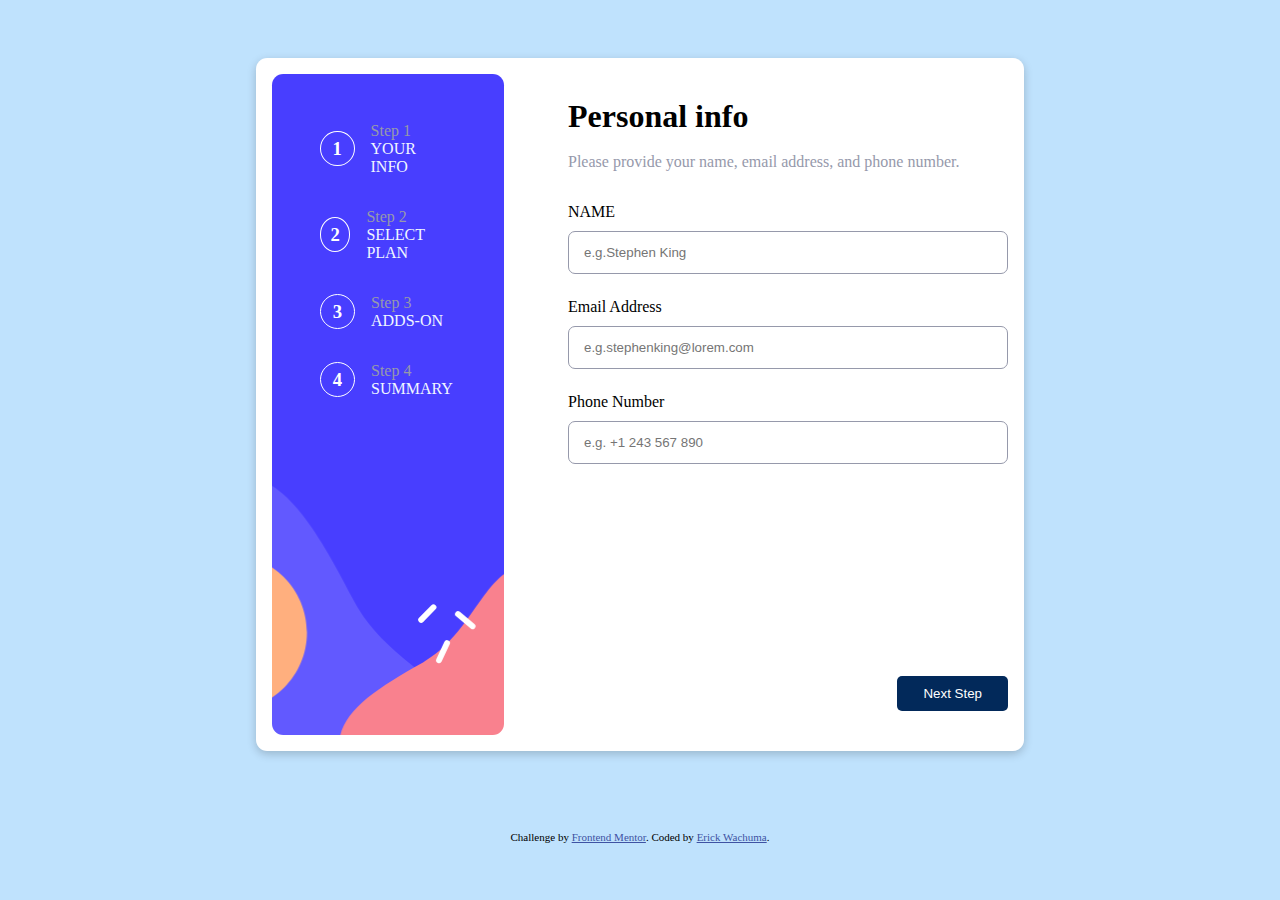
<file: index.html>
<!DOCTYPE html>
<html lang="en">
  <head>
    <meta charset="UTF-8" />
    <meta name="viewport" content="width=device-width, initial-scale=1.0" />
    <!-- displays site properly based on user's device -->

    <link
      rel="icon"
      type="image/png"
      sizes="32x32"
      href="./assets/images/favicon-32x32.png"
    />

    <title>Multi-step form</title>
    <link rel="stylesheet" href="style.css" />
    <style>
      .attribution {
        font-size: 11px;
        text-align: center;
      }
      .attribution a {
        color: hsl(228, 45%, 44%);
      }
    </style>
  </head>
  <body>
    <div class="container">
      <div class="left">
        <div class="left1">
          <div class="circle"><h3>1</h3></div>
          <div class="content">
            <span><a href="index.html">Step 1</a></span>
            <p>YOUR INFO</p>
          </div>
        </div>
        <div class="left1">
          <div class="circle"><h3>2</h3></div>
          <div class="content">
            <span> <a href="./step2/step2.html">Step 2</a></span>
            <p>SELECT PLAN</p>
          </div>
        </div>
        <div class="left1">
          <div class="circle"><h3>3</h3></div>
          <div class="content">
            <span><a href="./step3/step3.html">Step 3</a></span>
            <p>ADDS-ON</p>
          </div>
        </div>
        <div class="left1">
          <div class="circle"><h3>4</h3></div>
          <div class="content">
            <span> <a href="./step4/step4.html">Step 4</a></span>
            <p>SUMMARY</p>
          </div>
        </div>
      </div>
      <div class="right">
        <div class="right-txt">
          <div class="header">
            <h1>Personal info</h1>
            <br />
            <p>Please provide your name, email address, and phone number.</p>
          </div>
          <div class="form">
            <div class="inputs">
              <label for="text">NAME</label>
              <input type="text" placeholder="e.g.Stephen King" required />
            </div>
            <div class="inputs">
              <label for="text">Email Address</label>
              <input
                type="email"
                name="text"
                id="email"
                placeholder="e.g.stephenking@lorem.com"
                required
              />
            </div>
            <div class="inputs">
              <label for="number">Phone Number</label>
              <input
                type="tel"
                id="phonenumber"
                placeholder="e.g. +1 243 567 890"
                required
              />
            </div>
          </div>
        </div>
        <div class="button">
          <button><a href="./step2/step2.html">Next Step</a></button>
        </div>
      </div>
    </div>

    <div class="attribution">
      Challenge by
      <a href="https://www.frontendmentor.io?ref=challenge" target="_blank"
        >Frontend Mentor</a
      >. Coded by <a href="#">Erick Wachuma</a>.
    </div>
  </body>
</html>
</file>
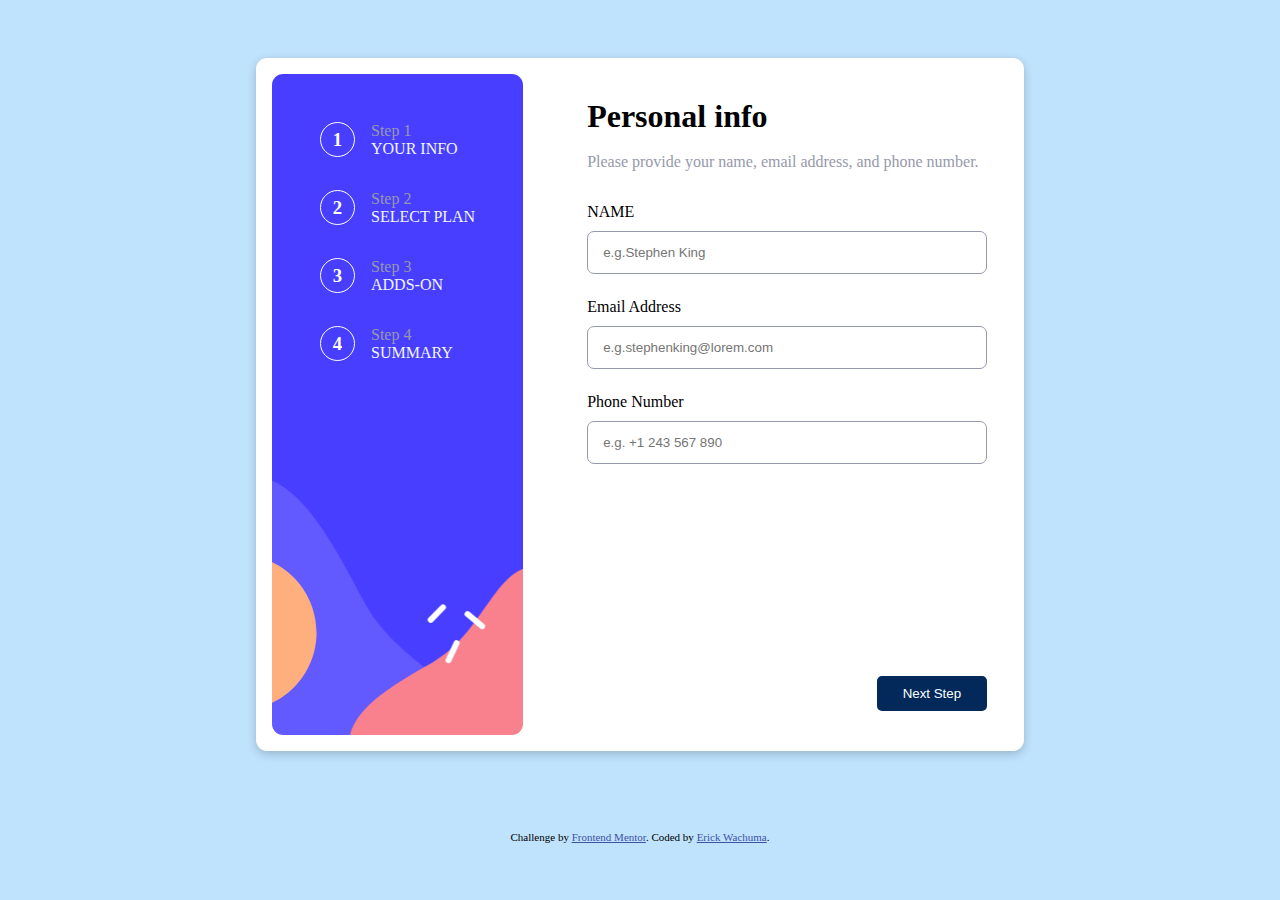
<file: step1/index.html>
<!DOCTYPE html>
<html lang="en">
  <head>
    <meta charset="UTF-8" />
    <meta name="viewport" content="width=device-width, initial-scale=1.0" />
    <!-- displays site properly based on user's device -->

    <link
      rel="icon"
      type="image/png"
      sizes="32x32"
      href="../assets/images/favicon-32x32.png"
    />

    <title>Multi-step form</title>
    <link rel="stylesheet" href="style.css" />
    <style>
      .attribution {
        font-size: 11px;
        text-align: center;
      }
      .attribution a {
        color: hsl(228, 45%, 44%);
      }
    </style>
  </head>
  <body>
    <div class="container">
      <div class="left">
        <div class="left1">
          <div class="circle"><h3>1</h3></div>
          <div class="content">
            <span><a href="index.html">Step 1</a></span>
            <p>YOUR INFO</p>
          </div>
        </div>
        <div class="left1">
          <div class="circle"><h3>2</h3></div>
          <div class="content">
            <span> <a href="../step2/step2.html">Step 2</a></span>
            <p>SELECT PLAN</p>
          </div>
        </div>
        <div class="left1">
          <div class="circle"><h3>3</h3></div>
          <div class="content">
            <span><a href="../step3/step3.html">Step 3</a></span>
            <p>ADDS-ON</p>
          </div>
        </div>
        <div class="left1">
          <div class="circle"><h3>4</h3></div>
          <div class="content">
            <span> <a href="../step4/step4.html">Step 4</a></span>
            <p>SUMMARY</p>
          </div>
        </div>
      </div>
      <div class="right">
        <div class="right-txt">
          <div class="header">
            <h1>Personal info</h1>
            <br />
            <p>Please provide your name, email address, and phone number.</p>
          </div>
          <div class="form">
            <div class="inputs">
              <label for="text">NAME</label>
              <input type="text" placeholder="e.g.Stephen King" required />
            </div>
            <div class="inputs">
              <label for="text">Email Address</label>
              <input
                type="email"
                name="text"
                id="email"
                placeholder="e.g.stephenking@lorem.com"
                required
              />
            </div>
            <div class="inputs">
              <label for="number">Phone Number</label>
              <input
                type="tel"
                id="phonenumber"
                placeholder="e.g. +1 243 567 890"
                required
              />
            </div>
          </div>
        </div>
        <div class="button">
          <button><a href="../step2/step2.html">Next Step</a></button>
        </div>
      </div>
    </div>

    <div class="attribution">
      Challenge by
      <a href="https://www.frontendmentor.io?ref=challenge" target="_blank"
        >Frontend Mentor</a
      >. Coded by <a href="#">Erick Wachuma</a>.
    </div>
  </body>
</html>
</file>
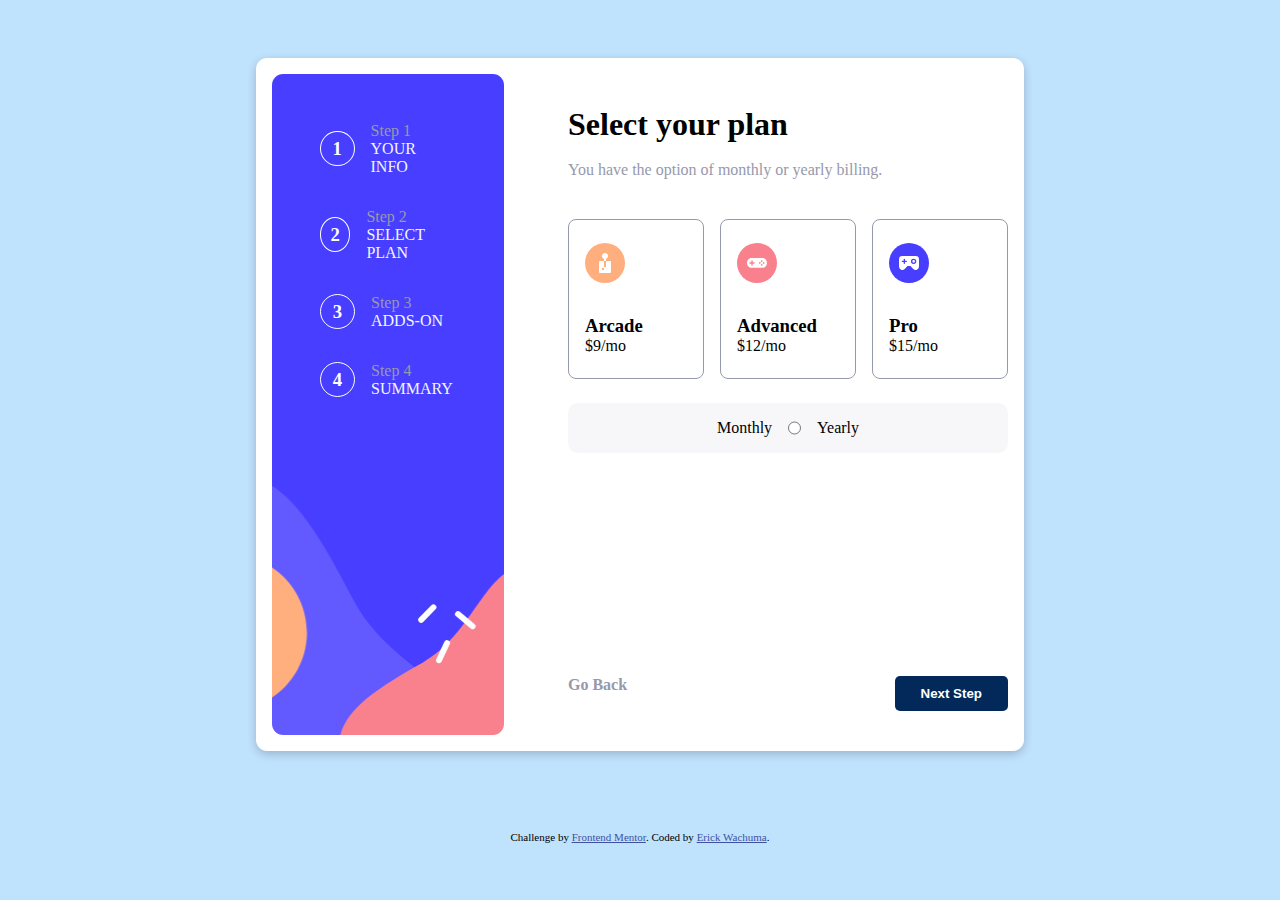
<file: step2/step2.html>
<!DOCTYPE html>
<html lang="en">
  <head>
    <meta charset="UTF-8" />
    <meta http-equiv="X-UA-Compatible" content="IE=edge" />
    <meta name="viewport" content="width=device-width, initial-scale=1.0" />
    <link
      rel="icon"
      type="image/png"
      sizes="32x32"
      href="../assets/images/favicon-32x32.png"
    />
    <title>Step 2</title>
    <link rel="stylesheet" href="step2ss.css" />
    <style>
      .attribution {
        font-size: 11px;
        text-align: center;
      }
      .attribution a {
        color: hsl(228, 45%, 44%);
      }
    </style>
  </head>
  <body>
    <div class="container">
      <div class="left">
        <div class="left1">
          <div class="circle"><h3>1</h3></div>
          <div class="content">
            <span><a href="./index.html">Step 1</a></span>
            <p>YOUR INFO</p>
          </div>
        </div>
        <div class="left1">
          <div class="circle"><h3>2</h3></div>
          <div class="content">
            <span> <a href="./step2.html">Step 2</a></span>
            <p>SELECT PLAN</p>
          </div>
        </div>
        <div class="left1">
          <div class="circle"><h3>3</h3></div>
          <div class="content">
            <span><a href="./step3/step3.html">Step 3</a></span>
            <p>ADDS-ON</p>
          </div>
        </div>
        <div class="left1">
          <div class="circle"><h3>4</h3></div>
          <div class="content">
            <span> <a href="./step4/step4.html">Step 4</a></span>
            <p>SUMMARY</p>
          </div>
        </div>
      </div>
      <div class="right">
        <div class="right-txt">
          <div class="header">
            <h1>Select your plan</h1>
            <br />
            <p>You have the option of monthly or yearly billing.</p>
          </div>
          <div class="form">
            <div class="inputs">
              <div class="input">
                <svg
                  xmlns="http://www.w3.org/2000/svg"
                  width="40"
                  height="40"
                  viewBox="0 0 40 40"
                >
                  <g fill="none" fill-rule="evenodd">
                    <circle cx="20" cy="20" r="20" fill="#FFAF7E" />
                    <path
                      fill="#FFF"
                      fill-rule="nonzero"
                      d="M24.995 18.005h-3.998v5.998h-2v-5.998H15a1 1 0 0 0-1 1V29a1 1 0 0 0 1 1h9.995a1 1 0 0 0 1-1v-9.995a1 1 0 0 0-1-1Zm-5.997 8.996h-2v-1.999h2v2Zm2-11.175a2.999 2.999 0 1 0-2 0v2.18h2v-2.18Z"
                    />
                  </g>
                </svg>
                <div class="svgtxt">
                  <h3>Arcade</h3>
                  <p>$9/mo</p>
                </div>
              </div>

              <div class="input">
                <svg
                  xmlns="http://www.w3.org/2000/svg"
                  width="40"
                  height="40"
                  viewBox="0 0 40 40"
                >
                  <g fill="none" fill-rule="evenodd">
                    <circle cx="20" cy="20" r="20" fill="#F9818E" />
                    <path
                      fill="#FFF"
                      fill-rule="nonzero"
                      d="M25.057 15H14.944C12.212 15 10 17.03 10 19.885c0 2.857 2.212 4.936 4.944 4.936h10.113c2.733 0 4.943-2.08 4.943-4.936S27.79 15 25.057 15ZM17.5 20.388c0 .12-.108.237-.234.237h-1.552v1.569c0 .126-.138.217-.259.217H14.5c-.118 0-.213-.086-.213-.203v-1.583h-1.569c-.126 0-.217-.139-.217-.26v-.956c0-.117.086-.213.202-.213h1.584v-1.554c0-.125.082-.231.203-.231h.989c.12 0 .236.108.236.234v1.551h1.555c.125 0 .231.083.231.204v.988Zm5.347.393a.862.862 0 0 1-.869-.855c0-.472.39-.856.869-.856.481 0 .87.384.87.856 0 .471-.389.855-.87.855Zm1.9 1.866a.86.86 0 0 1-.87-.852.86.86 0 0 1 .87-.855c.48 0 .87.38.87.855a.86.86 0 0 1-.87.852Zm0-3.736a.862.862 0 0 1-.87-.854c0-.472.39-.856.87-.856s.87.384.87.856a.862.862 0 0 1-.87.854Zm1.899 1.87a.862.862 0 0 1-.868-.855c0-.472.389-.856.868-.856s.868.384.868.856a.862.862 0 0 1-.868.855Z"
                    />
                  </g>
                </svg>
                <div class="svgtxt">
                  <h3>Advanced</h3>
                  <p>$12/mo</p>
                </div>
              </div>

              <div class="input">
                <svg
                  xmlns="http://www.w3.org/2000/svg"
                  width="40"
                  height="40"
                  viewBox="0 0 40 40"
                >
                  <g fill="none" fill-rule="evenodd">
                    <circle cx="20" cy="20" r="20" fill="#483EFF" />
                    <path
                      fill="#FFF"
                      fill-rule="nonzero"
                      d="M26.666 13H13.334A3.333 3.333 0 0 0 10 16.333v7.193a3.447 3.447 0 0 0 2.14 3.24c1.238.5 2.656.182 3.56-.8L18.52 23h2.96l2.82 2.966a3.2 3.2 0 0 0 3.56.8 3.447 3.447 0 0 0 2.14-3.24v-7.193A3.333 3.333 0 0 0 26.666 13Zm-9.333 6H16v1.333a.667.667 0 0 1-1.333 0V19h-1.333a.667.667 0 0 1 0-1.334h1.333v-1.333a.667.667 0 1 1 1.333 0v1.333h1.333a.667.667 0 1 1 0 1.334Zm7.333 2a2.667 2.667 0 1 1 0-5.333 2.667 2.667 0 0 1 0 5.333ZM26 18.333a1.333 1.333 0 1 1-2.667 0 1.333 1.333 0 0 1 2.667 0Z"
                    />
                  </g>
                </svg>
                <div class="svgtxt">
                  <h3>Pro</h3>
                  <p>$15/mo</p>
                </div>
              </div>
            </div>

            <div class="switch">
              <p>Monthly</p>
              <input type="radio" name="switch" />
              <p>Yearly</p>
            </div>
          </div>
        </div>
        <div class="button">
          <a href="./index.html">Go Back</a>
          <button><a href="./step3/step3.html">Next Step</a></button>
        </div>
      </div>
    </div>
    <div class="attribution">
      Challenge by
      <a href="https://www.frontendmentor.io?ref=challenge" target="_blank"
        >Frontend Mentor</a
      >. Coded by <a href="#">Erick Wachuma</a>.
    </div>
  </body>
</html>
</file>
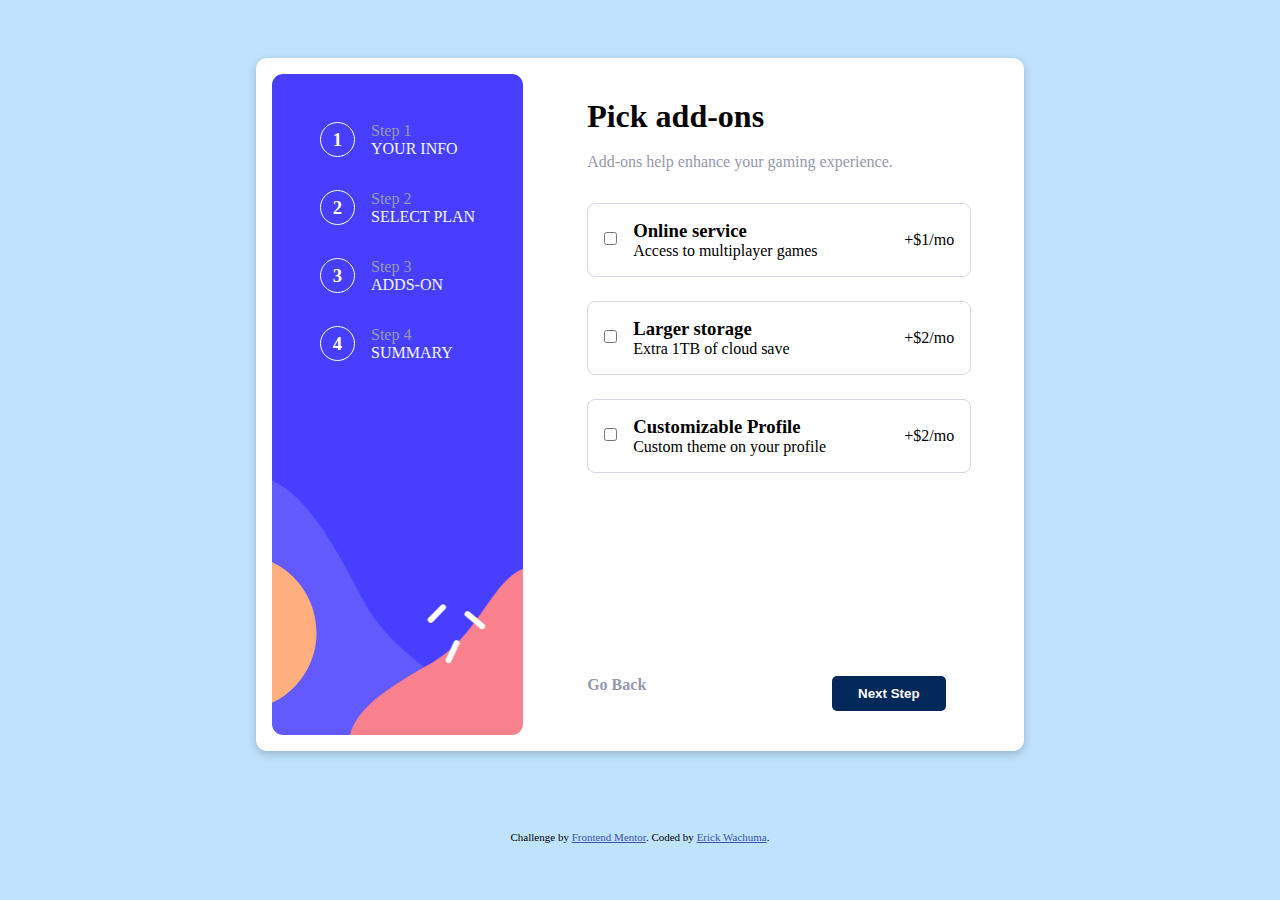
<file: step3/step3.html>
<!DOCTYPE html>
<html lang="en">
  <head>
    <meta charset="UTF-8" />
    <meta name="viewport" content="width=device-width, initial-scale=1.0" />
    <!-- displays site properly based on user's device -->

    <link
      rel="icon"
      type="image/png"
      sizes="32x32"
      href="../assets/images/favicon-32x32.png"
    />

    <title>Step 3</title>
    <link rel="stylesheet" href="step3ss.css" />
    <style>
      .attribution {
        font-size: 11px;
        text-align: center;
      }
      .attribution a {
        color: hsl(228, 45%, 44%);
      }
    </style>
  </head>
  <body>
    <div class="container">
      <div class="left">
        <div class="left1">
          <div class="circle"><h3>1</h3></div>
          <div class="content">
            <span><a href="./index.html">Step 1</a></span>
            <p>YOUR INFO</p>
          </div>
        </div>
        <div class="left1">
          <div class="circle"><h3>2</h3></div>
          <div class="content">
            <span> <a href="./step2/step2.html">Step 2</a></span>
            <p>SELECT PLAN</p>
          </div>
        </div>
        <div class="left1">
          <div class="circle"><h3>3</h3></div>
          <div class="content">
            <span><a href="./step3.html">Step 3</a></span>
            <p>ADDS-ON</p>
          </div>
        </div>
        <div class="left1">
          <div class="circle"><h3>4</h3></div>
          <div class="content">
            <span> <a href="./step4/step4.html">Step 4</a></span>
            <p>SUMMARY</p>
          </div>
        </div>
      </div>
      <div class="right">
        <div class="right-txt">
          <div class="header">
            <h1>Pick add-ons</h1>
            <br />
            <p>Add-ons help enhance your gaming experience.</p>
          </div>
          <div class="form">
            <div class="input">
              <div class="input1">
                <div class="tick">
                  <input type="checkbox" name="check" />
                </div>
                <div class="input-txt">
                  <h3>Online service</h3>
                  <p>Access to multiplayer games</p>
                </div>
              </div>
              <div class="dollar">
                <span>+$1/mo</span>
              </div>
            </div>
            <div class="input">
              <div class="input1">
                <div class="tick">
                  <input type="checkbox" name="check" />
                </div>
                <div class="input-txt">
                  <h3>Larger storage</h3>
                  <p>Extra 1TB of cloud save</p>
                </div>
              </div>
              <div class="dollar">
                <span>+$2/mo</span>
              </div>
            </div>
            <div class="input">
              <div class="input1">
                <div class="tick">
                  <input type="checkbox" name="check" />
                </div>
                <div class="input-txt">
                  <h3>Customizable Profile</h3>
                  <p>Custom theme on your profile</p>
                </div>
              </div>
              <div class="dollar">
                <span>+$2/mo</span>
              </div>
            </div>
          </div>
        </div>
        <div class="button">
          <a href="./step2/step2.html">Go Back</a>
          <button><a href="./step4/step4.html">Next Step</a></button>
        </div>
      </div>
    </div>
    <div class="attribution">
      Challenge by
      <a href="https://www.frontendmentor.io?ref=challenge" target="_blank"
        >Frontend Mentor</a
      >. Coded by <a href="#">Erick Wachuma</a>.
    </div>
  </body>
</html>
</file>
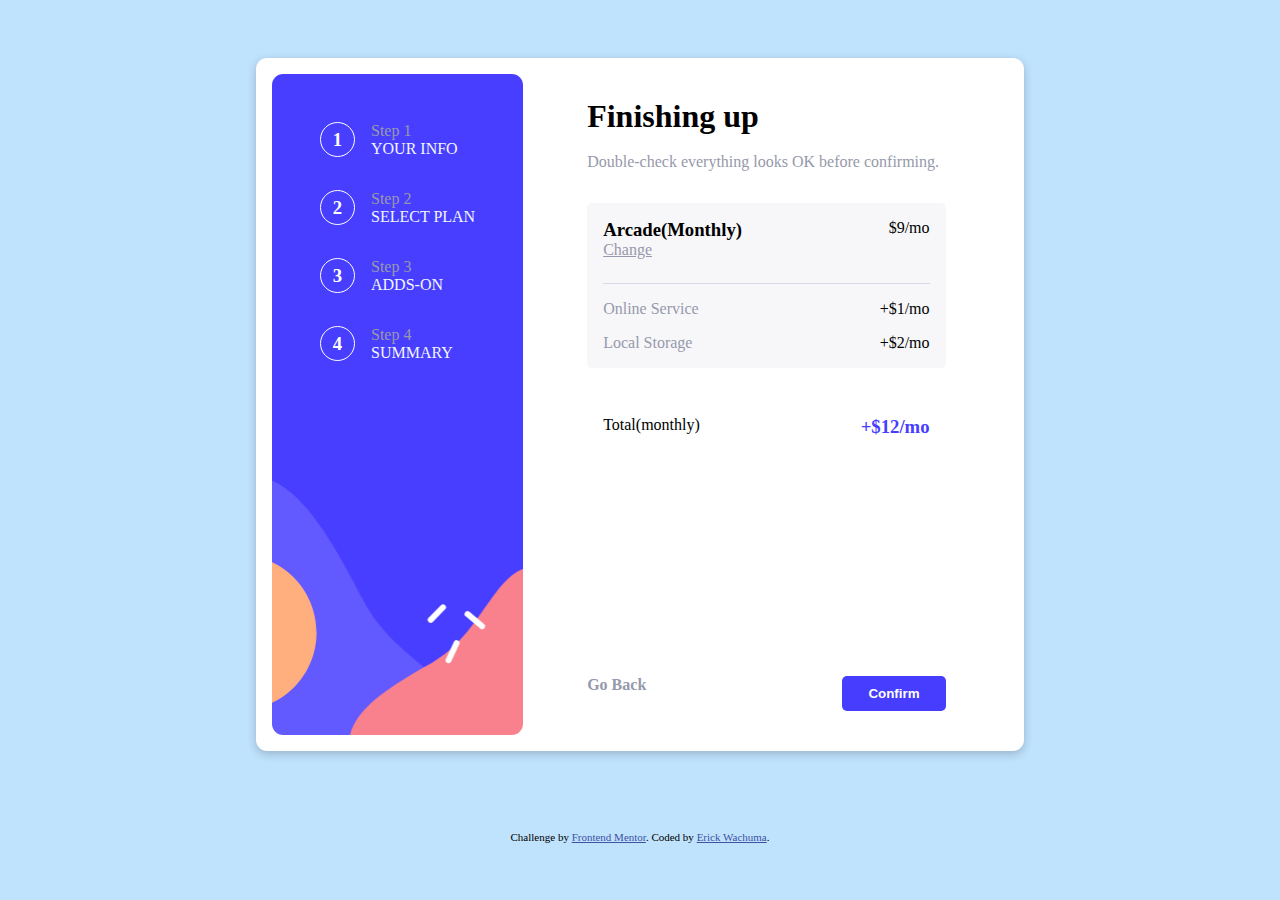
<file: step4/step4.html>
<!DOCTYPE html>
<html lang="en">
  <head>
    <meta charset="UTF-8" />
    <meta name="viewport" content="width=device-width, initial-scale=1.0" />
    <!-- displays site properly based on user's device -->

    <link
      rel="icon"
      type="image/png"
      sizes="32x32"
      href="../assets/images/favicon-32x32.png"
    />

    <title>Step 3</title>
    <link rel="stylesheet" href="step4ss.css" />
    <style>
      .attribution {
        font-size: 11px;
        text-align: center;
      }
      .attribution a {
        color: hsl(228, 45%, 44%);
      }
    </style>
  </head>
  <body>
    <div class="container">
      <div class="left">
        <div class="left1">
          <div class="circle"><h3>1</h3></div>
          <div class="content">
            <span><a href="./index.html">Step 1</a></span>
            <p>YOUR INFO</p>
          </div>
        </div>
        <div class="left1">
          <div class="circle"><h3>2</h3></div>
          <div class="content">
            <span> <a href="./step2/step2.html">Step 2</a></span>
            <p>SELECT PLAN</p>
          </div>
        </div>
        <div class="left1">
          <div class="circle"><h3>3</h3></div>
          <div class="content">
            <span><a href="./step3/step3.html">Step 3</a></span>
            <p>ADDS-ON</p>
          </div>
        </div>
        <div class="left1">
          <div class="circle"><h3>4</h3></div>
          <div class="content">
            <span> <a href="./step4.html">Step 4</a></span>
            <p>SUMMARY</p>
          </div>
        </div>
      </div>
      <div class="right">
        <div class="right-txt">
          <div class="header">
            <h1>Finishing up</h1>
            <br />
            <p>Double-check everything looks OK before confirming.</p>
          </div>
          <div class="form">
            <div class="form1">
              <div class="form1-txt">
                <h3>Arcade(Monthly)</h3>
                <a href="./step2/step2.html">Change</a>
              </div> 
              <div class="dollar"><span>$9/mo</span></div>
            </div>
            <div class="form2">
              <div class="form2-txt">
                <p>Online Service</p>
                <span>+$1/mo</span>
              </div>
              <div class="form2-txt">
                <p>Local Storage</p>
                <span>+$2/mo</span>
              </div>
            </div>
          </div>
            <div class="form3">
              <p>Total(monthly)</p>
              <h3>+$12/mo</h3>
            </div>
        </div>
        <div class="button">
          <a href="./step3/step3.html">Go Back</a>
          <button><a href="./step5/step5.html">Confirm</a></button>
        </div>
      </div>
    </div>

    <div class="attribution">
      Challenge by
      <a href="https://www.frontendmentor.io?ref=challenge" target="_blank"
        >Frontend Mentor</a
      >. Coded by <a href="#">Erick Wachuma</a>.
    </div>
  </body>
</html>
</file>
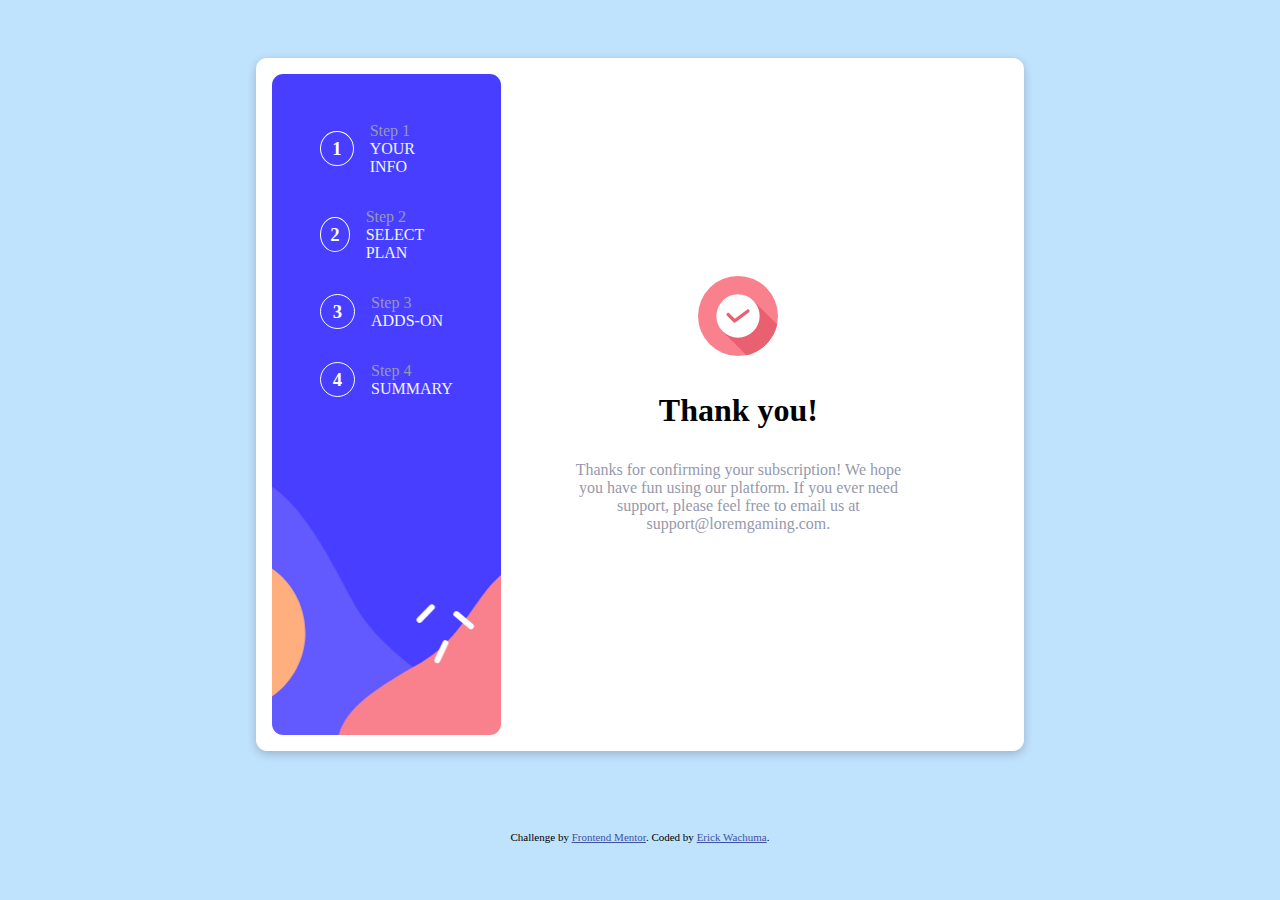
<file: step5/step5.html>
<!DOCTYPE html>
<html lang="en">
  <head>
    <meta charset="UTF-8" />
    <meta name="viewport" content="width=device-width, initial-scale=1.0" />
    <!-- displays site properly based on user's device -->

    <link
      rel="icon"
      type="image/png"
      sizes="32x32"
      href="../assets/images/favicon-32x32.png"
    />

    <title>Step 3</title>
    <link rel="stylesheet" href="step5ss.css" />
    <style>
      .attribution {
        font-size: 11px;
        text-align: center;
      }
      .attribution a {
        color: hsl(228, 45%, 44%);
      }
    </style>
  </head>
  <body>
    <div class="container">
      <div class="left">
        <div class="left1">
          <div class="circle"><h3>1</h3></div>
          <div class="content">
            <span><a href="./index.html">Step 1</a></span>
            <p>YOUR INFO</p>
          </div>
        </div>
        <div class="left1">
          <div class="circle"><h3>2</h3></div>
          <div class="content">
            <span> <a href="./step2/step2.html">Step 2</a></span>
            <p>SELECT PLAN</p>
          </div>
        </div>
        <div class="left1">
          <div class="circle"><h3>3</h3></div>
          <div class="content">
            <span><a href="./step3/step3.html">Step 3</a></span>
            <p>ADDS-ON</p>
          </div>
        </div>
        <div class="left1">
          <div class="circle"><h3>4</h3></div>
          <div class="content">
            <span> <a href="./step4/step4.html">Step 4</a></span>
            <p>SUMMARY</p>
          </div>
        </div>
      </div>
      <div class="right">
        <div class="icon">
          <svg
            xmlns="http://www.w3.org/2000/svg"
            width="80"
            height="80"
            viewBox="0 0 80 80"
          >
            <g fill="none">
              <circle cx="40" cy="40" r="40" fill="#F9818E" />
              <path
                fill="#E96170"
                d="M48.464 79.167c.768-.15 1.53-.321 2.288-.515a40.04 40.04 0 0 0 3.794-1.266 40.043 40.043 0 0 0 3.657-1.63 40.046 40.046 0 0 0 12.463-9.898A40.063 40.063 0 0 0 78.3 51.89c.338-1.117.627-2.249.867-3.391L55.374 24.698a21.6 21.6 0 0 0-15.332-6.365 21.629 21.629 0 0 0-15.344 6.365c-8.486 8.489-8.486 22.205 0 30.694l23.766 23.775Z"
              />
              <path
                fill="#FFF"
                d="M40.003 18.333a21.58 21.58 0 0 1 15.31 6.351c8.471 8.471 8.471 22.158 0 30.63-8.47 8.47-22.156 8.47-30.627 0-8.47-8.472-8.47-22.159 0-30.63a21.594 21.594 0 0 1 15.317-6.35Zm9.865 15c-.316.028-.622.15-.872.344l-12.168 9.13-5.641-5.642c-1.224-1.275-3.63 1.132-2.356 2.356l6.663 6.663c.56.56 1.539.63 2.173.156l13.326-9.995c1.122-.816.43-2.993-.956-3.013a1.666 1.666 0 0 0-.17 0Z"
              />
            </g>
          </svg>
        </div>
        <div class="thank">
          <h1>Thank you!</h1>
        </div>
        <div class="p">
          <p>
            Thanks for confirming your subscription! We hope you have fun using
            our platform. If you ever need support, please feel free to email us
            at support@loremgaming.com.
          </p>
        </div>
      </div>
    </div>

    <div class="attribution">
      Challenge by
      <a href="https://www.frontendmentor.io?ref=challenge" target="_blank"
        >Frontend Mentor</a
      >. Coded by <a href="#">Erick Wachuma</a>.
    </div>
  </body>
</html>
</file>
<file: style.css>
* {
  margin: 0;
  padding: 0;
  box-sizing: border-box;
}
body {
  display: flex;
  flex-direction: column;
  justify-content: center;
  align-items: center;
  height: 100vh;
  gap: 5rem;
  background-color: hsl(206, 94%, 87%);
}
.container {
  display: flex;
  gap: 4rem;
  box-shadow: 0 3px 10px rgb(0 0 0 / 0.2);
  padding: 1rem;
  border-radius: 0.7rem;
  height: 77vh;
  background-color: hsl(0, 0%, 100%);
  width: 60vw;
}
.left {
  background-image: url(./assets/images/bg-sidebar-desktop.svg);
  padding: 3rem;
  display: flex;
  flex-direction: column;
  border-radius: 0.7rem;
  gap: 2rem;
  height: 100%;
  /* width: 100%; */
  background-repeat: no-repeat;
  background-size: cover;
  background-position: center;
}
.left1 {
  display: flex;
  gap: 1rem;
  align-items: center;
}
.circle {
  border-radius: 50%;
  border: 1px solid hsl(0, 0%, 100%);
  display: flex;
  justify-content: center;
  align-items: center;
  height: 35px;
  width: 35px;
  cursor: pointer;
}
.circle h3 {
  color: hsl(0, 0%, 100%);
}
.content p {
  color: hsl(217, 100%, 97%);
}
.content span a {
  text-decoration: none;
  /* font-size: 20px; */
  color: hsl(231, 11%, 63%);
}
.right {
  display: flex;
  flex-direction: column;
  justify-content: space-between;
  padding-top: 1.5rem;
  padding-bottom: 1.5rem;
  /* width: 29vw; */
}
.right-txt {
  display: flex;
  flex-direction: column;
  justify-content: center;
  gap: 2rem;
}
.header p {
  color: hsl(231, 11%, 63%);
}
.form {
  display: flex;
  flex-direction: column;
  gap: 1.5rem;
}
.inputs {
  display: flex;
  flex-direction: column;
  gap: 10px;
}
.inputs input {
  width: 27.5rem;
  height: 2.7rem;
  border-radius: 7px;
  border: 1px solid hsl(231, 11%, 63%);
  padding-left: 15px;
}
.button {
  display: flex;
  align-self: flex-end;
}
.button button {
  background-color: hsl(213, 96%, 18%);
  border-radius: 5px;
  padding: 10px;
  border: none;
}
.button button a {
  text-decoration: none;
  padding: 1rem;
  color: hsl(0, 0%, 100%);
}
</file>
<file: step1/style.css>
* {
  margin: 0;
  padding: 0;
  box-sizing: border-box;
}
body {
  display: flex;
  flex-direction: column;
  justify-content: center;
  align-items: center;
  height: 100vh;
  gap: 5rem;
  background-color: hsl(206, 94%, 87%);
}
.container {
  display: flex;
  gap: 4rem;
  box-shadow: 0 3px 10px rgb(0 0 0 / 0.2);
  padding: 1rem;
  border-radius: 0.7rem;
  height: 77vh;
  background-color: hsl(0, 0%, 100%);
  width: 60vw;
}
.left {
  background-image: url(../assets/images/bg-sidebar-desktop.svg);
  padding: 3rem;
  display: flex;
  flex-direction: column;
  border-radius: 0.7rem;
  gap: 2rem;
  height: 100%;
  /* width: 100%; */
  background-repeat: no-repeat;
  background-size: cover;
  background-position: center;
}
.left1 {
  display: flex;
  gap: 1rem;
  align-items: center;
}
.circle {
  border-radius: 50%;
  border: 1px solid hsl(0, 0%, 100%);
  display: flex;
  justify-content: center;
  align-items: center;
  height: 35px;
  width: 35px;
  cursor: pointer;
}
.circle h3 {
  color: hsl(0, 0%, 100%);
}
.content p {
  color: hsl(217, 100%, 97%);
}
.content span a {
  text-decoration: none;
  /* font-size: 20px; */
  color: hsl(231, 11%, 63%);
}
.right {
  display: flex;
  flex-direction: column;
  justify-content: space-between;
  padding-top: 1.5rem;
  padding-bottom: 1.5rem;
}
.right-txt {
  display: flex;
  flex-direction: column;
  justify-content: center;
  gap: 2rem;
}
.header p {
  color: hsl(231, 11%, 63%);
}
.form {
  display: flex;
  flex-direction: column;
  gap: 1.5rem;
}
.inputs {
  display: flex;
  flex-direction: column;
  gap: 10px;
}
.inputs input {
  width: 25rem;
  height: 2.7rem;
  border-radius: 7px;
  border: 1px solid hsl(231, 11%, 63%);
  padding-left: 15px;
}
.button {
  display: flex;
  align-self: flex-end;
}
.button button {
  background-color: hsl(213, 96%, 18%);
  border-radius: 5px;
  padding: 10px;
  border: none;
}
.button button a {
  text-decoration: none;
  padding: 1rem;
  color: hsl(0, 0%, 100%);
}
</file>
<file: step2/step2ss.css>
* {
  margin: 0;
  padding: 0;
  box-sizing: border-box;
}
body {
  display: flex;
  flex-direction: column;
  justify-content: center;
  align-items: center;
  height: 100vh;
  gap: 5rem;
  background-color: hsl(206, 94%, 87%);
}
.container {
  display: flex;
  gap: 4rem;
  box-shadow: 0 3px 10px rgb(0 0 0 / 0.2);
  padding: 1rem;
  border-radius: 0.7rem;
  height: 77vh;
  background-color: hsl(0, 0%, 100%);
  width: 60vw;
}
.left {
  background-image: url(../assets/images/bg-sidebar-desktop.svg);
  padding: 3rem;
  display: flex;
  flex-direction: column;
  border-radius: 0.7rem;
  gap: 2rem;
  height: 100%;
  /* width: 100%; */
  background-repeat: no-repeat;
  background-size: cover;
  background-position: center;
}
.left1 {
  display: flex;
  gap: 1rem;
  align-items: center;
}
.circle {
  border-radius: 50%;
  border: 1px solid hsl(0, 0%, 100%);
  display: flex;
  justify-content: center;
  align-items: center;
  height: 35px;
  width: 35px;
  cursor: pointer;
}
.circle h3 {
  color: hsl(0, 0%, 100%);
}
.content p {
  color: hsl(217, 100%, 97%);
}
.content span a {
  text-decoration: none;
  /* font-size: 20px; */
  color: hsl(231, 11%, 63%);
}
.right{
  display: flex;
  flex-direction: column;
  justify-content: space-between;
  padding-bottom: 1.5rem;
}
.right-txt{
  display: flex;
  flex-direction: column;
  padding-top: 2rem;
  /* justify-content: center; */
  gap: 2.5rem;
}
.header p {
  color: hsl(231, 11%, 63%);
}
.form {
  display: flex;
  flex-direction: column;
  gap: 1.5rem;
}
.inputs {
  display: flex;
  gap: 1rem;
}
.input {
  border: 1px solid hsl(231, 11%, 63%);
  width: 8.5rem;
  height: 10rem;
  display: flex;
  flex-direction: column;
  justify-content: center;
  gap: 2rem;
  padding-left: 1rem;
  border-radius: .5rem;
}
.svgtxt{
  display: flex;
  flex-direction: column;
}
.switch{
  display: flex;
  gap: 1rem;
  background-color: hsla(229, 24%, 87%,0.2);
  padding: 1rem;
  border-radius: 10px;
  justify-content: center;
}
.button {
  display: flex;
  justify-content: space-between;
}
.button a{
  text-decoration: none;
  color: hsl(231, 11%, 63%);
  font-weight: bolder;
}
.button button {
  background-color: hsl(213, 96%, 18%);
  border-radius: 5px;
  padding: 10px;
  border: none;
}
.button button a {
  text-decoration: none;
  padding: 1rem;
  color: hsl(0, 0%, 100%);
}
</file>
<file: step3/step3ss.css>
* {
  margin: 0;
  padding: 0;
  box-sizing: border-box;
}
body {
  display: flex;
  flex-direction: column;
  justify-content: center;
  align-items: center;
  height: 100vh;
  gap: 5rem;
  background-color: hsl(206, 94%, 87%);
}
.container {
  display: flex;
  gap: 4rem;
  box-shadow: 0 3px 10px rgb(0 0 0 / 0.2);
  padding: 1rem;
  border-radius: 0.7rem;
  height: 77vh;
  background-color: hsl(0, 0%, 100%);
  width: 60vw;
}
.left {
  background-image: url(../assets/images/bg-sidebar-desktop.svg);
  padding: 3rem;
  display: flex;
  flex-direction: column;
  border-radius: 0.7rem;
  gap: 2rem;
  height: 100%;
  /* width: 100%; */
  background-repeat: no-repeat;
  background-size: cover;
  background-position: center;
}
.left1 {
  display: flex;
  gap: 1rem;
  align-items: center;
}
.circle {
  border-radius: 50%;
  border: 1px solid hsl(0, 0%, 100%);
  display: flex;
  justify-content: center;
  align-items: center;
  height: 35px;
  width: 35px;
  cursor: pointer;
}
.circle h3 {
  color: hsl(0, 0%, 100%);
}
.content p {
  color: hsl(217, 100%, 97%);
}
.content span a {
  text-decoration: none;
  /* font-size: 20px; */
  color: hsl(231, 11%, 63%);
}
.right {
  display: flex;
  flex-direction: column;
  justify-content: space-between;
  padding-top: 1.5rem;
  padding-bottom: 1.5rem;
  width: 28vw;
}
.right-txt {
  display: flex;
  flex-direction: column;
  justify-content: center;
  gap: 2rem;
}
.header p {
  color: hsl(231, 11%, 63%);
}
.form {
  display: flex;
  flex-direction: column;
  gap: 1.5rem;
}
.input {
  display: flex;
  border: 1px solid hsl(229, 24%, 87%);
  width: 30vw;
  justify-content: space-between;
  padding: 1rem;
  align-items: center;
  border-radius: 0.5rem;
}
.input1 {
  display: flex;
  gap: 1rem;
  align-items: center;
}
.tick input {
  cursor: pointer;
}
.button {
  display: flex;
  justify-content: space-between;
}
.button a {
  text-decoration: none;
  color: hsl(231, 11%, 63%);
  font-weight: bolder;
}
.button button {
  background-color: hsl(213, 96%, 18%);
  border-radius: 5px;
  padding: 10px;
  border: none;
}
.button button a {
  text-decoration: none;
  padding: 1rem;
  color: hsl(0, 0%, 100%);
}
</file>
<file: step4/step4ss.css>
* {
    margin: 0;
    padding: 0;
    box-sizing: border-box;
  }
  body {
    display: flex;
    flex-direction: column;
    justify-content: center;
    align-items: center;
    height: 100vh;
    gap: 5rem;
    background-color: hsl(206, 94%, 87%);
  }
  .container {
    display: flex;
    gap: 4rem;
    box-shadow: 0 3px 10px rgb(0 0 0 / 0.2);
    padding: 1rem;
    border-radius: 0.7rem;
    height: 77vh;
    background-color: hsl(0, 0%, 100%);
    width: 60vw;
  }
  .left {
    background-image: url(../assets/images/bg-sidebar-desktop.svg);
    padding: 3rem;
    display: flex;
    flex-direction: column;
    border-radius: 0.7rem;
    gap: 2rem;
    height: 100%;
    /* width: 100%; */
    background-repeat: no-repeat;
    background-size: cover;
    background-position: center;
  }
  .left1 {
    display: flex;
    gap: 1rem;
    align-items: center;
  }
  .circle {
    border-radius: 50%;
    border: 1px solid hsl(0, 0%, 100%);
    display: flex;
    justify-content: center;
    align-items: center;
    height: 35px;
    width: 35px;
    cursor: pointer;
  }
  .circle h3 {
    color: hsl(0, 0%, 100%);
  }
  .content p {
    color: hsl(217, 100%, 97%);
  }
  .content span a {
    text-decoration: none;
    /* font-size: 20px; */
    color: hsl(231, 11%, 63%);
  }
  .right {
    display: flex;
    flex-direction: column;
    justify-content: space-between;
    padding-top: 1.5rem;
    padding-bottom: 1.5rem;
    width: 28vw;
  }
  .right-txt {
    display: flex;
    flex-direction: column;
    justify-content: center;
    gap: 2rem;
  }
  .header p {
    color: hsl(231, 11%, 63%);
  }
  .form {
    display: flex;
    flex-direction: column;
    gap: 1.5rem;
    background-color: hsla(229, 24%, 87%, 0.2);
    padding: 1rem;
    border-radius: 5px;
  }
  .form1{
    display: flex;
    justify-content: space-between;
  }
  .form1-txt a{
    /* text-decoration: none; */
    font-size: 16px;
    color: hsl(231, 11%, 63%);
  }
  .form2{
    display: flex;
    flex-direction: column;
    gap: 1rem;
    padding-top: 1rem;
    border-top: 1px solid hsl(229, 24%, 87%);
  }
  .form2-txt{
    display: flex;
    justify-content: space-between;
  }
  .form2-txt p{
    color: hsl(231, 11%, 63%);
  }
  .form3{
    display: flex;
    justify-content: space-between;
    padding: 1rem;
  }
  .form3 h3{
    color: hsl(243, 100%, 62%);
  }
  .button {
    display: flex;
    justify-content: space-between;
  }
  .button a {
    text-decoration: none;
    color: hsl(231, 11%, 63%);
    font-weight: bolder;
  }
  .button button {
    background-color: hsl(243, 100%, 62%);
    border-radius: 5px;
    padding: 10px;
    border: none;
  }
  .button button a {
    text-decoration: none;
    padding: 1rem;
    color: hsl(0, 0%, 100%);
  }
</file>
<file: step5/step5ss.css>
* {
    margin: 0;
    padding: 0;
    box-sizing: border-box;
  }
  body {
    display: flex;
    flex-direction: column;
    justify-content: center;
    align-items: center;
    height: 100vh;
    gap: 5rem;
    background-color: hsl(206, 94%, 87%);
  }
  .container {
    display: flex;
    gap: 4rem;
    box-shadow: 0 3px 10px rgb(0 0 0 / 0.2);
    padding: 1rem;
    border-radius: 0.7rem;
    height: 77vh;
    background-color: hsl(0, 0%, 100%);
    width: 60vw;
  }
  .left {
    background-image: url(../assets/images/bg-sidebar-desktop.svg);
    padding: 3rem;
    display: flex;
    flex-direction: column;
    border-radius: 0.7rem;
    gap: 2rem;
    height: 100%;
    width: 26.5vw;
    background-repeat: no-repeat;
    background-size: cover;
    background-position: center;
  }
  .left1 {
    display: flex;
    gap: 1rem;
    align-items: center;
  }
  .circle {
    border-radius: 50%;
    border: 1px solid hsl(0, 0%, 100%);
    display: flex;
    justify-content: center;
    align-items: center;
    height: 35px;
    width: 35px;
    cursor: pointer;
  }
  .circle h3 {
    color: hsl(0, 0%, 100%);
  }
  .content p {
    color: hsl(217, 100%, 97%);
  }
  .content span a {
    text-decoration: none;
    /* font-size: 20px; */
    color: hsl(231, 11%, 63%);
  }
  .right {
    display: flex;
    flex-direction: column;
    align-items: center;
    gap: 2rem;
    padding: 1.5rem 6rem 1.5rem 0;
    justify-content: center;
  }
  .p{
    color: hsl(231, 11%, 63%);
    text-align: center;
  }
</file>
